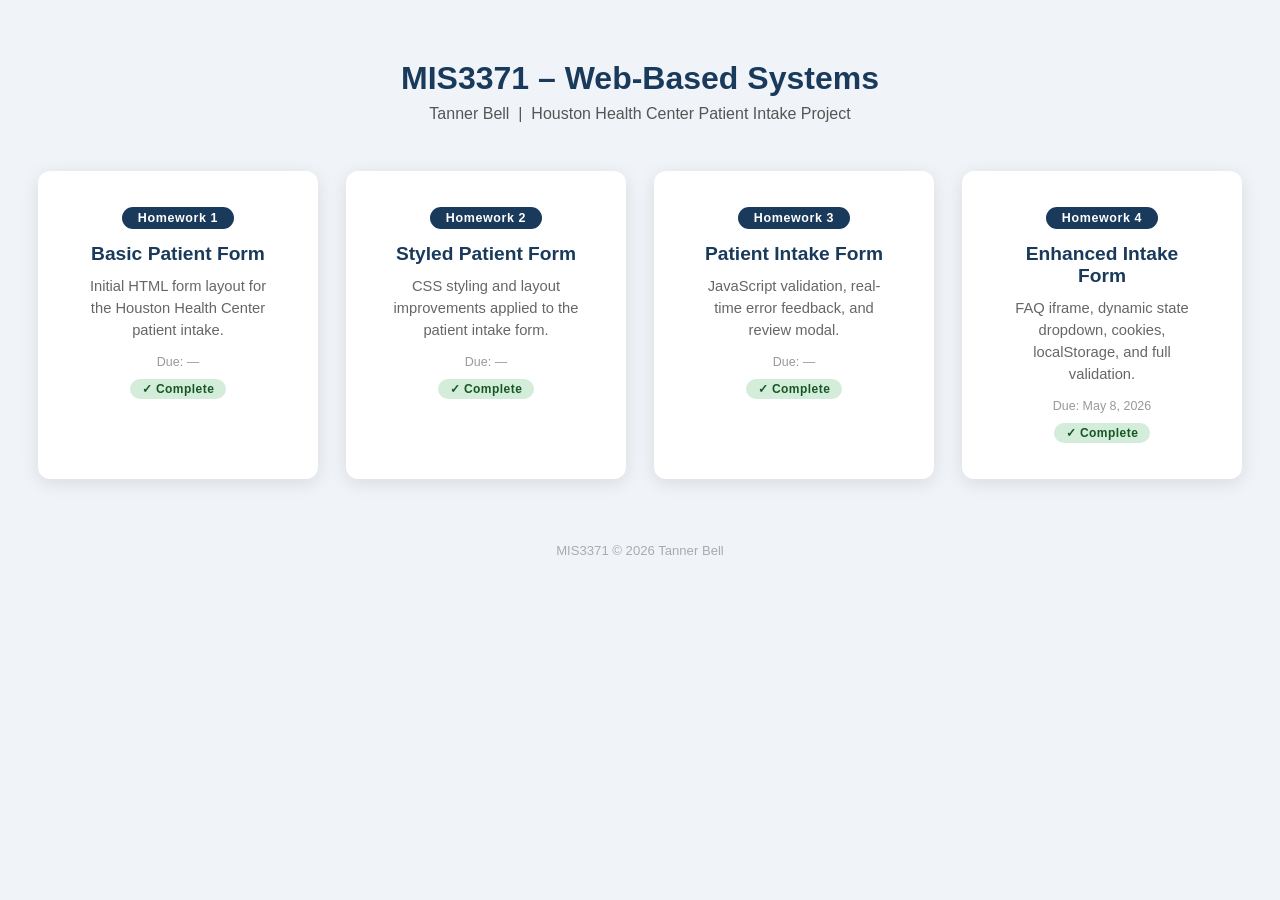
<file: index.html>
<!DOCTYPE html>
<html lang="en">
<head>
    <meta charset="UTF-8">
    <meta name="viewport" content="width=device-width, initial-scale=1.0">
    <title>MIS3371 – Tanner Bell</title>
    <style>
        * { box-sizing: border-box; margin: 0; padding: 0; }
        body {
            font-family: 'Segoe UI', Arial, sans-serif;
            background: #f0f4f8;
            display: flex;
            flex-direction: column;
            align-items: center;
            min-height: 100vh;
            padding: 60px 20px;
        }
        header {
            text-align: center;
            margin-bottom: 48px;
        }
        header h1 {
            font-size: 2rem;
            color: #1a3a5c;
        }
        header p {
            margin-top: 8px;
            color: #555;
            font-size: 1rem;
        }
        .cards {
            display: flex;
            gap: 28px;
            flex-wrap: wrap;
            justify-content: center;
        }
        .card {
            background: #fff;
            border-radius: 12px;
            box-shadow: 0 4px 18px rgba(0,0,0,0.10);
            padding: 36px 40px;
            width: 280px;
            text-align: center;
            transition: transform 0.15s, box-shadow 0.15s;
            text-decoration: none;
            color: inherit;
            display: block;
        }
        .card:hover {
            transform: translateY(-4px);
            box-shadow: 0 8px 28px rgba(0,0,0,0.15);
        }
        .card .badge {
            display: inline-block;
            background: #1a3a5c;
            color: #fff;
            border-radius: 20px;
            padding: 4px 16px;
            font-size: 0.78rem;
            font-weight: 600;
            letter-spacing: 0.05em;
            margin-bottom: 14px;
        }
        .card h2 {
            font-size: 1.2rem;
            color: #1a3a5c;
            margin-bottom: 10px;
        }
        .card p {
            font-size: 0.92rem;
            color: #666;
            line-height: 1.5;
        }
        .card .meta {
            margin-top: 14px;
            font-size: 0.78rem;
            color: #999;
        }
        .status {
            display: inline-block;
            margin-top: 10px;
            padding: 3px 12px;
            border-radius: 20px;
            font-size: 0.75rem;
            font-weight: 700;
            letter-spacing: 0.04em;
        }
        .status.complete { background: #d4edda; color: #155724; }
        footer {
            margin-top: 64px;
            color: #aaa;
            font-size: 0.82rem;
        }
    </style>
</head>
<body>

    <header>
        <h1>MIS3371 – Web-Based Systems</h1>
        <p>Tanner Bell &nbsp;|&nbsp; Houston Health Center Patient Intake Project</p>
    </header>

    <div class="cards">
        <a class="card" href="homework1.html">
            <span class="badge">Homework 1</span>
            <h2>Basic Patient Form</h2>
            <p>Initial HTML form layout for the Houston Health Center patient intake.</p>
            <div class="meta">Due: —</div>
            <span class="status complete">&#10003; Complete</span>
        </a>
        <a class="card" href="homework2.html">
            <span class="badge">Homework 2</span>
            <h2>Styled Patient Form</h2>
            <p>CSS styling and layout improvements applied to the patient intake form.</p>
            <div class="meta">Due: —</div>
            <span class="status complete">&#10003; Complete</span>
        </a>
        <a class="card" href="homework3/homework3.html">
            <span class="badge">Homework 3</span>
            <h2>Patient Intake Form</h2>
            <p>JavaScript validation, real-time error feedback, and review modal.</p>
            <div class="meta">Due: —</div>
            <span class="status complete">&#10003; Complete</span>
        </a>
        <a class="card" href="homework4/index.html">
            <span class="badge">Homework 4</span>
            <h2>Enhanced Intake Form</h2>
            <p>FAQ iframe, dynamic state dropdown, cookies, localStorage, and full validation.</p>
            <div class="meta">Due: May 8, 2026</div>
            <span class="status complete">&#10003; Complete</span>
        </a>
    </div>

    <footer>MIS3371 &copy; 2026 Tanner Bell</footer>

</body>
</html>
</file>
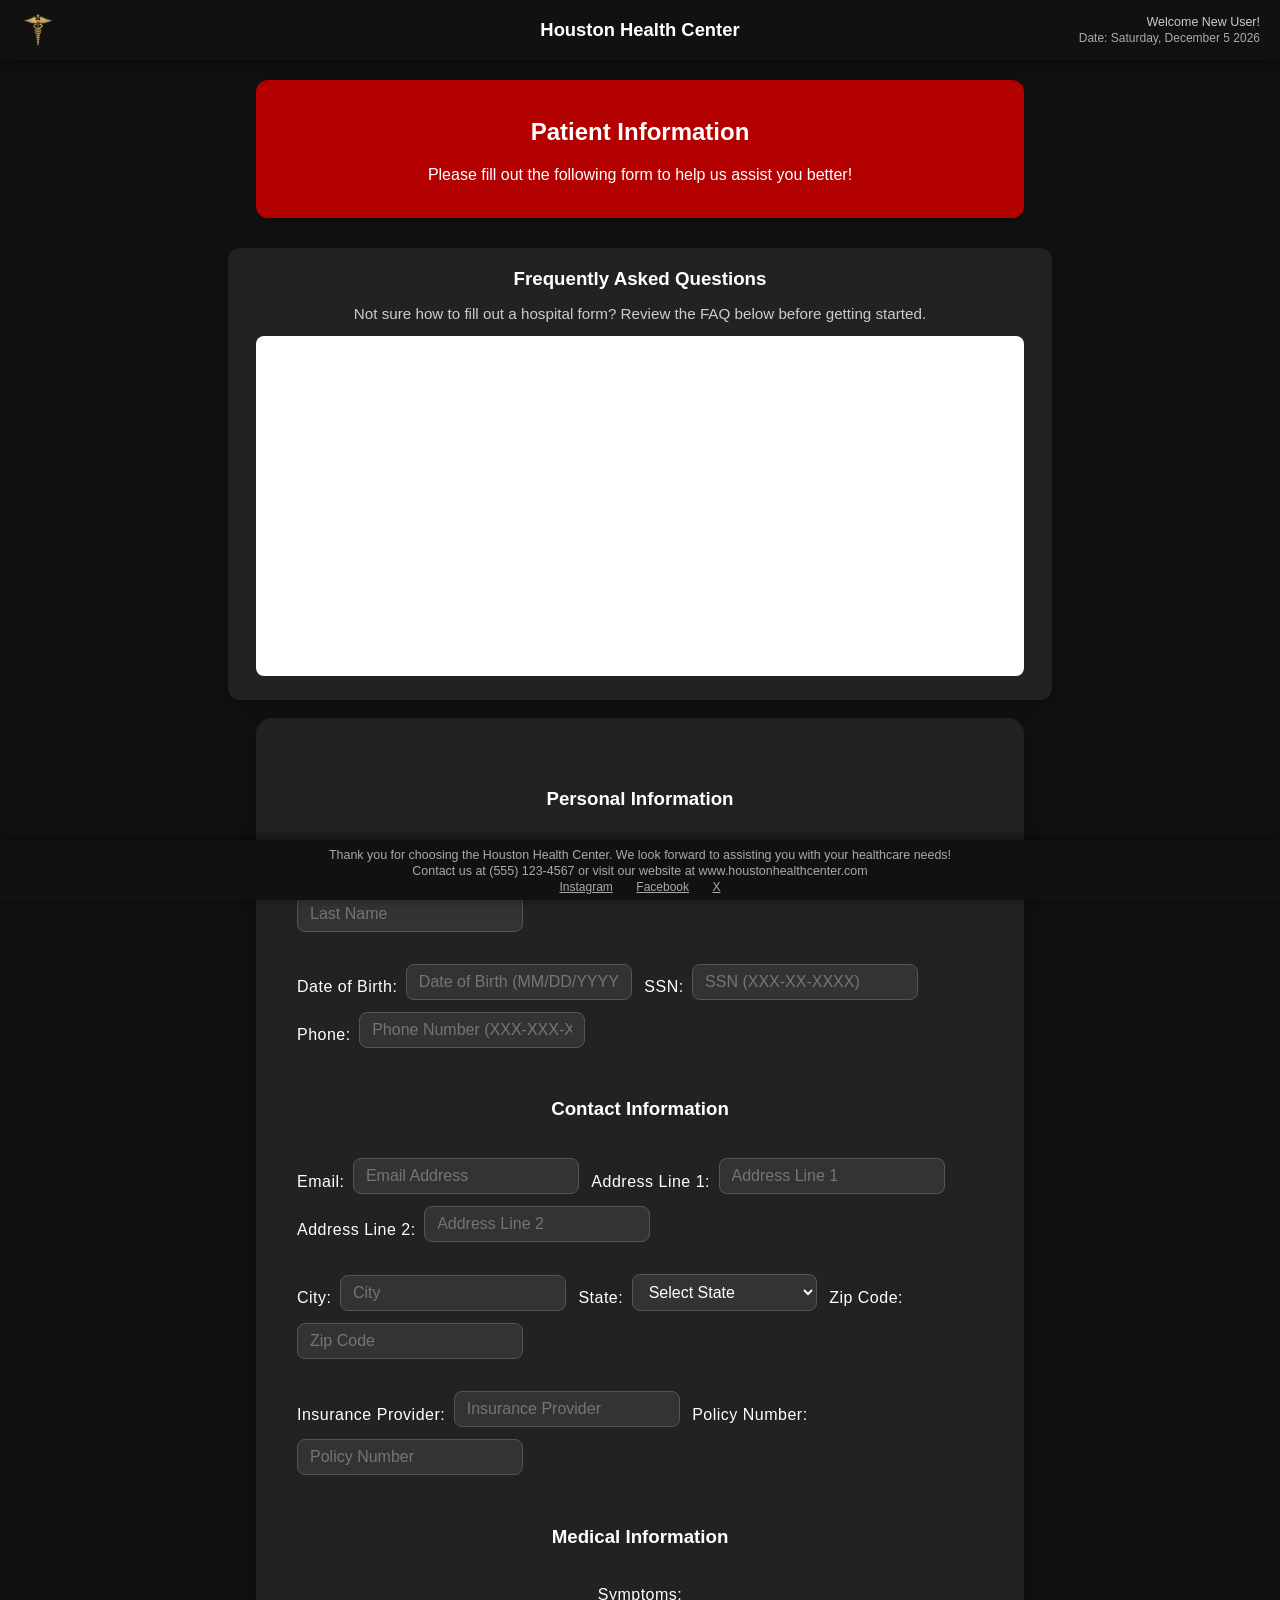
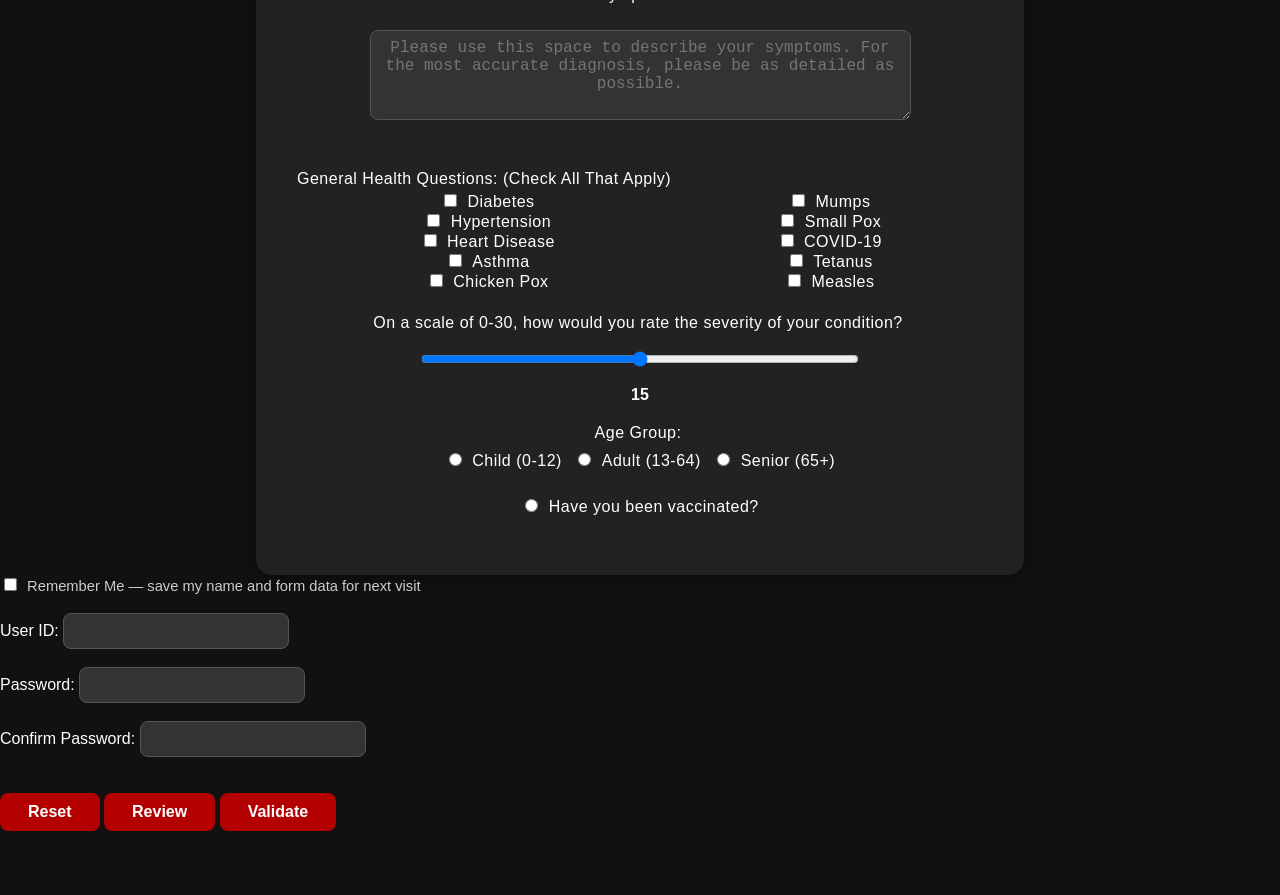
<file: homework4/index.html>
<!-- filepath: /Users/flame/mis3371/homework3/homework3.html -->
<!DOCTYPE html>
<html lang="en">
    <head>
        <title>Homework 4: Validations & Error Handling </title>
        <link rel="stylesheet" href="hospitalform4.css">
    </head>
    <body>
        <!--Page Header-->
        <div id="header">
            <div id="header-left">
                <img id="logo" src="medsymbolnobg2.png" alt="Houston Health Center Logo">
            </div>
            <div id="header-center">
                <h1 id="h1">Houston Health Center</h1>
            </div>
            <div id="header-right">
                <span id="welcome_msg"></span>
                <button type="button" id="not_you_btn" style="display:none;">Not <span id="not_you_name"></span>? Click here to restart.</button>
                <p class="date-line">Date: <span id="current_date"></span></p>
            </div>
        </div>

        <div id="patient_info_header">
            <h2>Patient Information</h2>
            <p> Please fill out the following form to help us assist you better!</p>
        </div>

        <!-- FAQ iframe -->
        <div id="faq_section">
            <h3>Frequently Asked Questions</h3>
            <p>Not sure how to fill out a hospital form? Review the FAQ below before getting started.</p>
            <iframe
                id="faq_frame"
                src="https://www.texasmultispecialty.health/contents/patient-resources/faqs"
                title="Hospital Form FAQ – Texas Multispecialty Health" 
                allowfullscreen>
                <p>Your browser does not support iframes. <a href="https://www.texasmultispecialty.health/contents/patient-resources/faqs" target="_blank">Click here to view the FAQ.</a></p>
            </iframe>
        </div>
        <br>

            <form action="closingpage4.html" novalidate>

                <table class="form-table" id="patient_info">
                    <!-- Section 1: Personal Information -->
                    <tr>
                        <td colspan="2" style="text-align:center;">
                            <h3>Personal Information</h3>
                        </td>
                    </tr>
                    <tr>
                        <td>
                            <label for="first_name">First Name:</label>
                            <input type="text" id="first_name" name="first_name" placeholder="First Name">
                            <span class="error-msg" id="error_first_name"></span>
                            <label for="middle_initial">M.I.:</label>
                            <input type="text" id="middle_initial" name="middle_initial" placeholder="M.I." style="width:40px;">
                            <span class="error-msg" id="error_middle_initial"></span>
                            <label for="last_name">Last Name:</label>
                            <input type="text" id="last_name" name="last_name" placeholder="Last Name">
                            <span class="error-msg" id="error_last_name"></span>
                        </td>
                    </tr>
                    <tr>
                        <td>
                            <label for="dob">Date of Birth:</label>
                            <input type="text" id="dob" name="dob" placeholder="Date of Birth (MM/DD/YYYY)">
                            <span class="error-msg" id="error_dob"></span>
                            <label for="ssn">SSN:</label>
                            <input type="password" id="ssn" name="ssn" placeholder="SSN (XXX-XX-XXXX)" autocomplete="off">
                            <span class="error-msg" id="error_ssn"></span>
                            <label for="phone">Phone:</label>
                            <input type="text" id="phone" name="phone" placeholder="Phone Number (XXX-XXX-XXXX)">
                            <span class="error-msg" id="error_phone"></span>
                        </td>
                    </tr>

                    <!-- Section 2: Contact Information -->
                    <tr>
                        <td colspan="2" style="text-align:center;">
                            <h3>Contact Information</h3>
                        </td>
                    </tr>
                    <tr>
                        <td>
                            <label for="email">Email:</label>
                            <input type="text" id="email" name="email" placeholder="Email Address">
                            <span class="error-msg" id="error_email"></span>
                            <label for="address">Address Line 1:</label>
                            <input type="text" id="address" name="address" placeholder="Address Line 1">
                            <span class="error-msg" id="error_address"></span>
                            <label for="address2">Address Line 2:</label>
                            <input type="text" id="address2" name="address2" placeholder="Address Line 2">
                            <span class="error-msg" id="error_address2"></span>
                        </td>
                    </tr>
                    <tr>
                        <td>
                            <label for="city">City:</label>
                            <input type="text" id="city" name="city" placeholder="City">
                            <span class="error-msg" id="error_city"></span>
                            <label for="state">State:</label>
                            <select id="state" name="state">
                                <option value="" disabled selected>Select State</option>
                            </select>
                            <span class="error-msg" id="error_state"></span>
                            <label for="zip">Zip Code:</label>
                            <input type="text" id="zip" name="zip" placeholder="Zip Code">
                            <span class="error-msg" id="error_zip"></span>
                        </td>
                    </tr>

                    <!-- Section 3: Insurance Information -->
                    <tr>
                        <td>
                            <label for="insurance">Insurance Provider:</label>
                            <input type="text" id="insurance" name="insurance" placeholder="Insurance Provider">
                            <span class="error-msg" id="error_insurance"></span>
                            <label for="policy_number">Policy Number:</label>
                            <input type="text" id="policy_number" name="policy_number" placeholder="Policy Number">
                            <span class="error-msg" id="error_policy_number"></span>
                        </td>
                    </tr>

                    <!-- Section 4: Symptoms -->
                    <tr>
                        <td colspan="2" style="text-align:center;">
                            <h3>Medical Information</h3>
                        </td>
                    </tr>
                    <tr>
                        <td>
                            <label for="description">Symptoms:</label><br>
                            <textarea id="description" name="description" rows="4" cols="50" placeholder="Please use this space to describe your symptoms. For the most accurate diagnosis, please be as detailed as possible."></textarea>
                            <span class="error-msg" id="error_description" style="display:block;"></span>
                            <br>
                        </td>
                    </tr>
                    <tr>
                        <td colspan="2">
                            <label for="general_health">General Health Questions: (Check All That Apply)</label><br>
                            <table style="width:100%; border:none;">
                                <tr>
                                    <td style="vertical-align:top; border:none;">
                                        <input type="checkbox" id="diabetes" name="diabetes" value="diabetes">
                                        <label for="diabetes">Diabetes</label><br>
                                        <input type="checkbox" id="hypertension" name="hypertension" value="hypertension">
                                        <label for="hypertension">Hypertension</label><br>
                                        <input type="checkbox" id="heart_disease" name="heart_disease" value="heart_disease">
                                        <label for="heart_disease">Heart Disease</label><br>
                                        <input type="checkbox" id="asthma" name="asthma" value="asthma">
                                        <label for="asthma">Asthma</label><br>
                                        <input type="checkbox" id="chicken_pox" name="chicken_pox" value="chicken_pox">
                                        <label for="chicken_pox">Chicken Pox</label><br>
                                    </td>
                                    <td style="vertical-align:top; border:none;">
                                        <input type="checkbox" id="mumps" name="mumps" value="mumps">
                                        <label for="mumps">Mumps</label><br>
                                        <input type="checkbox" id="small_pox" name="small_pox" value="small_pox">
                                        <label for="small_pox">Small Pox</label><br>
                                        <input type="checkbox" id="COVID-19" name="COVID-19" value="COVID-19">
                                        <label for="COVID-19">COVID-19</label><br>
                                        <input type="checkbox" id="Tetanus" name="Tetanus" value="Tetanus">
                                        <label for="Tetanus">Tetanus</label><br>
                                        <input type="checkbox" id="measles" name="measles" value="measles">
                                        <label for="measles">Measles</label><br>
                                    </td>
                                </tr>
                            </table>
                        </td>
                    </tr>
                    <!-- Section 5: Slide Bar and Radio Buttons-->

                    <tr>
                        <td style="text-align: center;">
                            <label for="pain_level">On a scale of 0-30, how would you rate the severity of your condition?</label><br>
                            <input type="range" id="pain_level" name="pain_level" min="0" max="30" style="display: block; margin: 10px auto;">
                            <div id="pain_level_value" style="margin-top: 8px; font-weight: bold;">15</div>
                        </td>
                    </tr>
                    <tr>
                        <td>
                            <label for="age_group">Age Group:</label><br>
                            <input type="radio" id="child" name="age_group" value="child">
                            <label for="child">Child (0-12)</label>
                            <input type="radio" id="adult" name="age_group" value="adult">
                            <label for="adult">Adult (13-64)</label>
                            <input type="radio" id="senior" name="age_group" value="senior">
                            <label for="senior">Senior (65+)</label>
                            <span class="error-msg" id="error_age_group" style="display:block;"></span>
                            <br>
                            <input type="radio" id="vaccinated" name="vaccinated" value="yes">
                            <label for="vaccinated">Have you been vaccinated?</label>
                        </td>
                    </tr>
                </table>

                <!--Section 6: UserID and Password Creation-->

                <label>
                    <input type="checkbox" id="remember_me" name="remember_me">
                    Remember Me — save my name and form data for next visit
                </label><br><br>

                <label for="user_id">User ID:</label>
                <input type="text" id="user_id" name="user_id">
                <span class="error-msg" id="error_user_id"></span><br><br>

                <label for="password">Password:</label>
                <input type="password" id="password" name="password" autocomplete="new-password">
                <span class="error-msg" id="error_password"></span><br><br>

                <label for="confirm_password">Confirm Password:</label>
                <input type="password" id="confirm_password" name="confirm_password" autocomplete="new-password">
                <span class="error-msg" id="error_confirm_password"></span><br><br>

                <!--Section 7: Reset Form and Submit Buttons-->

                <input type="reset" value="Reset">
                <input type="button" id="review_button" value="Review">
                <input type="button" id="validate_button" value="Validate">

            </form>

            <!--Section 8: Footer-->

            <div id="footer">
                <p>Thank you for choosing the Houston Health Center. We look forward to assisting you with your healthcare needs!</p>
                <p>Contact us at (555) 123-4567 or visit our website at www.houstonhealthcenter.com</p>
                <a href="https://www.instagram.com/" target="_blank" style="margin: 0 10px;">Instagram</a>
                <a href="https://www.facebook.com/" target="_blank" style="margin: 0 10px;">Facebook</a>
                <a href="https://x.com/" target="_blank" style="margin: 0 10px;">X</a>
            </div>

        <!-- Returning User Confirmation Modal -->
        <div id="returning_modal" style="display:none;">
            <div id="returning_modal_box">
                <p id="returning_modal_msg"></p>
                <button type="button" id="returning_yes">Yes, restore my data</button>
                <button type="button" id="returning_no">No, start fresh</button>
            </div>
        </div>

        <script src="homework4.js"></script>
    </body>
</html>
</file>
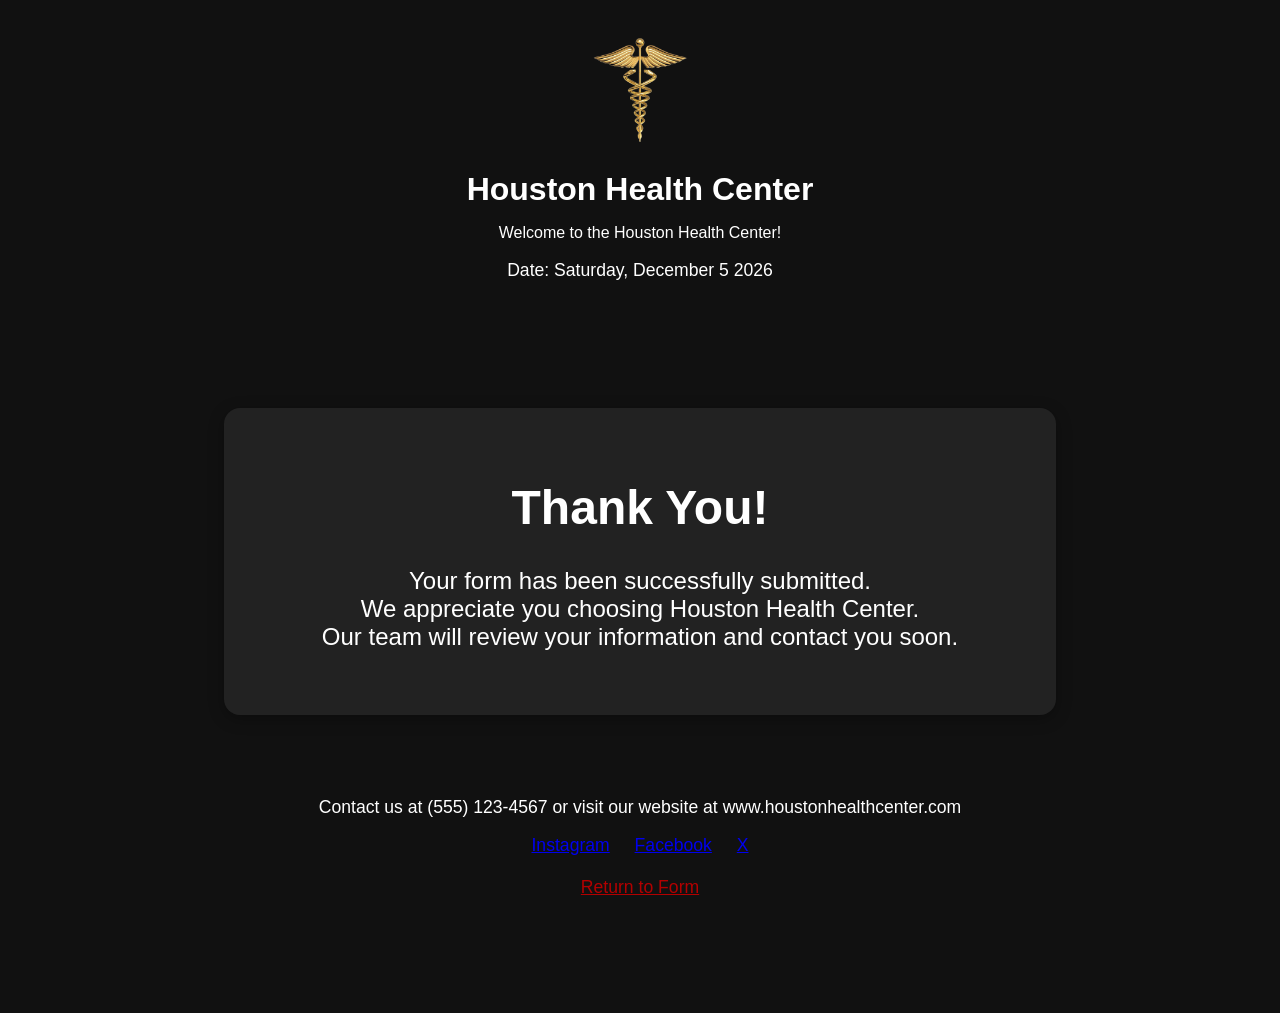
<file: homework3/closingpage3.html>
<!DOCTYPE html>
<html>
<head>
    <title>Thank You - Houston Health Center</title>
    <link rel="stylesheet" href="hosptialform3.css">
    <style>
        .thank-you-container {
            display: flex;
            flex-direction: column;
            align-items: center;
            justify-content: center;
            min-height: 80vh;
        }
        .thank-you-message {
            background: #222;
            color: #fff;
            padding: 40px 32px;
            border-radius: 16px;
            box-shadow: 0 4px 16px rgba(0,0,0,0.3);
            text-align: center;
            font-size: 1.5rem;
            margin-bottom: 24px;
            width: 60%;
            margin-left: auto;
            margin-right: auto;
        }
    </style>
</head>
<body>
    <div id="header">
        <img id="logo" src="medsymbolnobg.png" alt="Houston Health Center Logo">
        <h1 id="h1">Houston Health Center</h1>
        <p>Welcome to the Houston Health Center!</p>
        <p class="date-line">Date: <span id="current_date"></span></p>
        <script>
            const options = { weekday: 'long', year: 'numeric', month: 'long', day: 'numeric' };
            const date = new Date();
            let formatted = date.toLocaleDateString('en-US', options).replace(/, (\d{1,2})/, ' $1');
            document.getElementById('current_date').textContent = formatted;
        </script>
    </div>
    <div class="thank-you-container">
        <div class="thank-you-message">
            <h1>Thank You!</h1>
            <p>Your form has been successfully submitted.<br>
            We appreciate you choosing Houston Health Center.<br>
            Our team will review your information and contact you soon.</p>
        </div>
        <div id="footer">
            <p>Contact us at (555) 123-4567 or visit our website at www.houstonhealthcenter.com</p>
            <a href="https://www.instagram.com/" target="_blank" style="margin: 0 10px;">Instagram</a>
            <a href="https://www.facebook.com/" target="_blank" style="margin: 0 10px;">Facebook</a>
            <a href="https://x.com/" target="_blank" style="margin: 0 10px;">X</a>
            <br><br>
            <a href="homework3.html" style="color:#b30000; text-decoration:underline;">Return to Form </a>
        </div>
    </div>
</body>
</html>
</file>
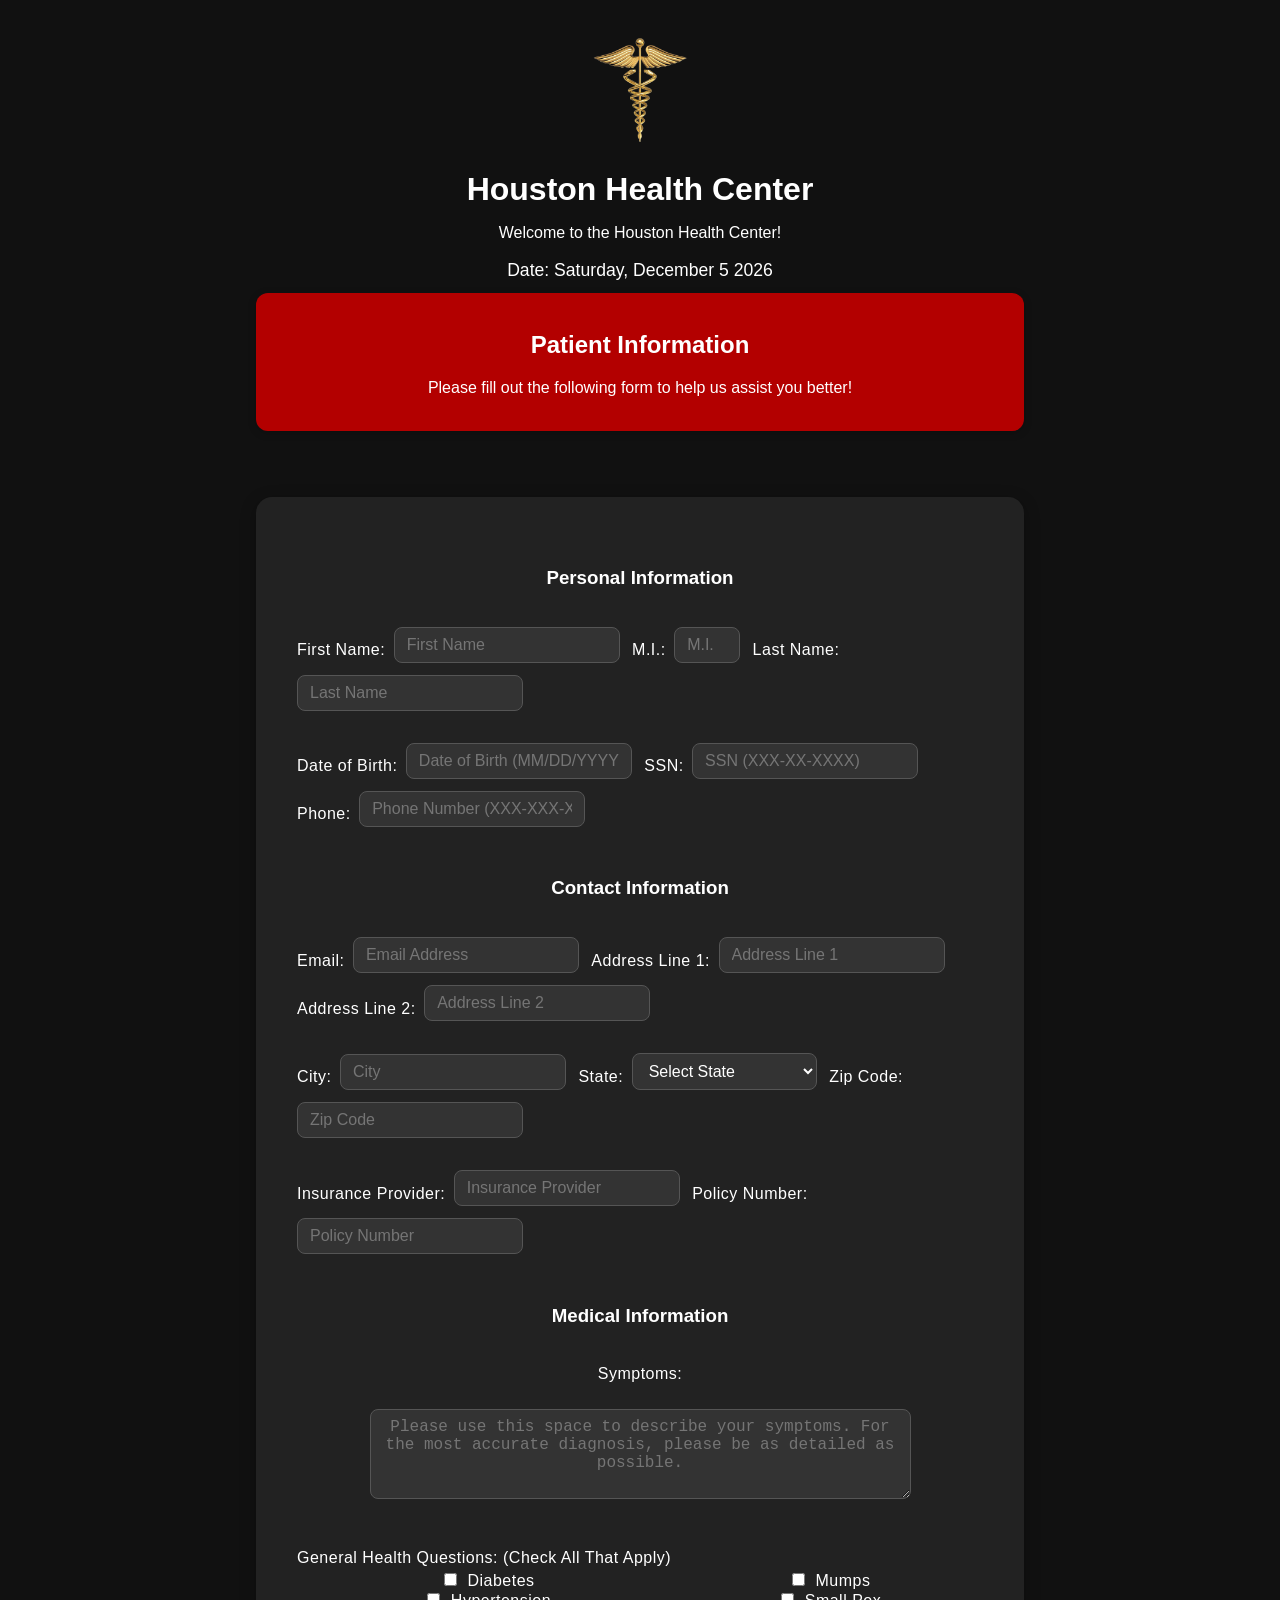
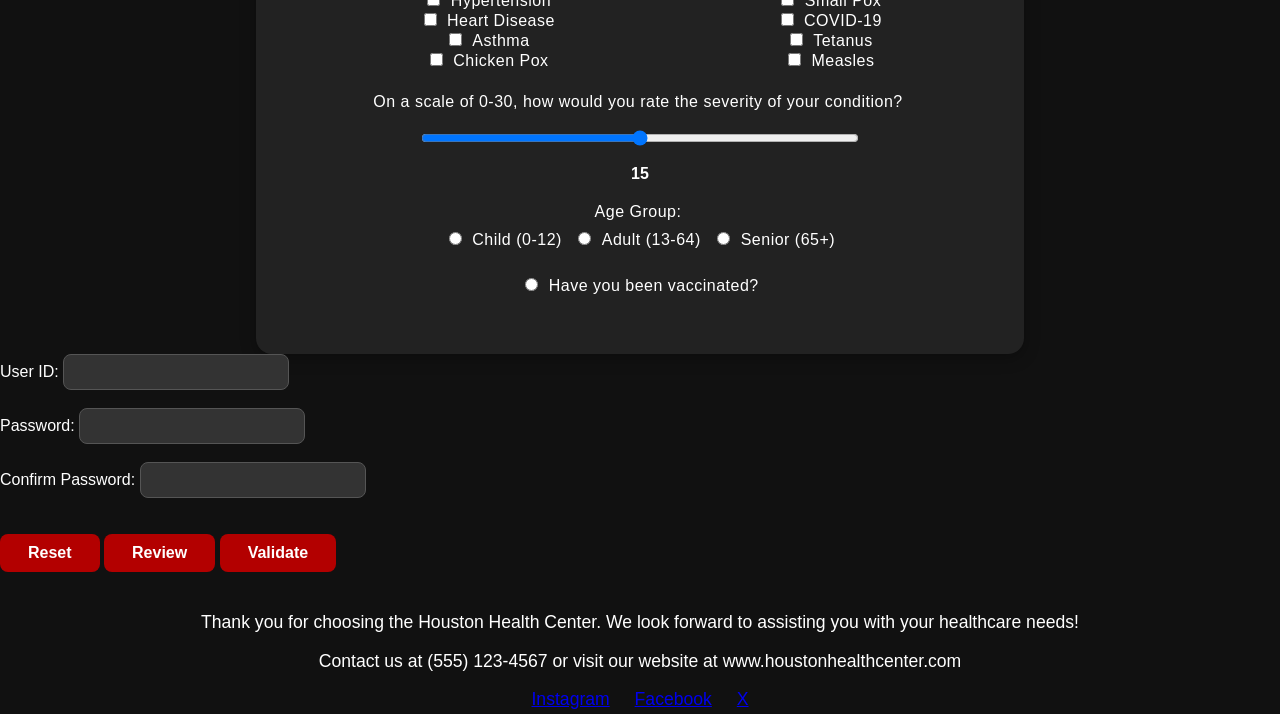
<file: homework3/homework3.html>
<!-- filepath: /Users/flame/mis3371/homework3/homework3.html -->
<!DOCTYPE html>
<html lang="en">
    <head>
        <title>Homework 3: Validations & Error Handling </title>
        <link rel="stylesheet" href="hosptialform3.css">
    </head>
    <body>
        <!--Page Header-->
        <div id="header">
            <img id="logo" src="medsymbolnobg.png" alt="Houston Health Center Logo">
            <h1 id="h1">Houston Health Center</h1>
            <p>Welcome to the Houston Health Center!</p>
            <p class="date-line">Date: <span id="current_date"></span></p>
        </div>

        <div id="patient_info_header">
            <h2>Patient Information</h2>
            <p> Please fill out the following form to help us assist you better!</p>
        </div>
        <br>
        <br>

            <form action="closingpage3.html" novalidate>

                <table class="form-table" id="patient_info">
                    <!-- Section 1: Personal Information -->
                    <tr>
                        <td colspan="2" style="text-align:center;">
                            <h3>Personal Information</h3>
                        </td>
                    </tr>
                    <tr>
                        <td>
                            <label for="first_name">First Name:</label>
                            <input type="text" id="first_name" name="first_name" placeholder="First Name">
                            <span class="error-msg" id="error_first_name"></span>
                            <label for="middle_initial">M.I.:</label>
                            <input type="text" id="middle_initial" name="middle_initial" placeholder="M.I." style="width:40px;">
                            <span class="error-msg" id="error_middle_initial"></span>
                            <label for="last_name">Last Name:</label>
                            <input type="text" id="last_name" name="last_name" placeholder="Last Name">
                            <span class="error-msg" id="error_last_name"></span>
                        </td>
                    </tr>
                    <tr>
                        <td>
                            <label for="dob">Date of Birth:</label>
                            <input type="text" id="dob" name="dob" placeholder="Date of Birth (MM/DD/YYYY)">
                            <span class="error-msg" id="error_dob"></span>
                            <label for="ssn">SSN:</label>
                            <input type="text" id="ssn" name="ssn" placeholder="SSN (XXX-XX-XXXX)">
                            <span class="error-msg" id="error_ssn"></span>
                            <label for="phone">Phone:</label>
                            <input type="text" id="phone" name="phone" placeholder="Phone Number (XXX-XXX-XXXX)">
                            <span class="error-msg" id="error_phone"></span>
                        </td>
                    </tr>

                    <!-- Section 2: Contact Information -->
                    <tr>
                        <td colspan="2" style="text-align:center;">
                            <h3>Contact Information</h3>
                        </td>
                    </tr>
                    <tr>
                        <td>
                            <label for="email">Email:</label>
                            <input type="text" id="email" name="email" placeholder="Email Address">
                            <span class="error-msg" id="error_email"></span>
                            <label for="address">Address Line 1:</label>
                            <input type="text" id="address" name="address" placeholder="Address Line 1">
                            <span class="error-msg" id="error_address"></span>
                            <label for="address2">Address Line 2:</label>
                            <input type="text" id="address2" name="address2" placeholder="Address Line 2">
                            <span class="error-msg" id="error_address2"></span>
                        </td>
                    </tr>
                    <tr>
                        <td>
                            <label for="city">City:</label>
                            <input type="text" id="city" name="city" placeholder="City">
                            <span class="error-msg" id="error_city"></span>
                            <label for="state">State:</label>
                            <select id="state" name="state">
                                <option value="" disabled selected>Select State</option>
                                <option value="CA">California</option>
                                <option value="NY">New York</option>
                                <option value="TX">Texas</option>
                                <option value="FL">Florida</option>
                                <option value="IL">Illinois</option>
                                <option value="PA">Pennsylvania</option>
                                <option value="OH">Ohio</option>
                                <option value="MI">Michigan</option>
                                <option value="GA">Georgia</option>
                                <option value="NC">North Carolina</option>
                                <option value="WA">Washington</option>
                                <option value="NJ">New Jersey</option>
                                <option value="VA">Virginia</option>
                                <option value="MA">Massachusetts</option>
                                <option value="IN">Indiana</option>
                                <option value="AZ">Arizona</option>
                                <option value="TN">Tennessee</option>
                                <option value="MO">Missouri</option>
                                <option value="MD">Maryland</option>
                                <option value="WI">Wisconsin</option>
                                <option value="CO">Colorado</option>
                                <option value="MN">Minnesota</option>
                                <option value="SC">South Carolina</option>
                                <option value="AL">Alabama</option>
                                <option value="LA">Louisiana</option>
                                <option value="KY">Kentucky</option>
                                <option value="OR">Oregon</option>
                                <option value="OK">Oklahoma</option>
                                <option value="CT">Connecticut</option>
                                <option value="IA">Iowa</option>
                                <option value="MS">Mississippi</option>
                                <option value="AR">Arkansas</option>
                                <option value="KS">Kansas</option>
                                <option value="UT">Utah</option>
                                <option value="NV">Nevada</option>
                                <option value="NM">New Mexico</option>
                                <option value="NE">Nebraska</option>
                                <option value="WV">West Virginia</option>
                                <option value="ID">Idaho</option>
                                <option value="HI">Hawaii</option>
                                <option value="ME">Maine</option>
                                <option value="NH">New Hampshire</option>
                                <option value="RI">Rhode Island</option>
                                <option value="MT">Montana</option>
                                <option value="DE">Delaware</option>
                                <option value="SD">South Dakota</option>
                                <option value="ND">North Dakota</option>
                                <option value="AK">Alaska</option>
                                <option value="VT">Vermont</option>
                                <option value="WY">Wyoming</option>
                                <option value="DC">District of Columbia</option>
                                <option value="PR">Puerto Rico</option>
                            </select>
                            <span class="error-msg" id="error_state"></span>
                            <label for="zip">Zip Code:</label>
                            <input type="text" id="zip" name="zip" placeholder="Zip Code">
                            <span class="error-msg" id="error_zip"></span>
                        </td>
                    </tr>

                    <!-- Section 3: Insurance Information -->
                    <tr>
                        <td>
                            <label for="insurance">Insurance Provider:</label>
                            <input type="text" id="insurance" name="insurance" placeholder="Insurance Provider">
                            <span class="error-msg" id="error_insurance"></span>
                            <label for="policy_number">Policy Number:</label>
                            <input type="text" id="policy_number" name="policy_number" placeholder="Policy Number">
                            <span class="error-msg" id="error_policy_number"></span>
                        </td>
                    </tr>

                    <!-- Section 4: Symptoms -->
                    <tr>
                        <td colspan="2" style="text-align:center;">
                            <h3>Medical Information</h3>
                        </td>
                    </tr>
                    <tr>
                        <td>
                            <label for="description">Symptoms:</label><br>
                            <textarea id="description" name="description" rows="4" cols="50" placeholder="Please use this space to describe your symptoms. For the most accurate diagnosis, please be as detailed as possible."></textarea>
                            <span class="error-msg" id="error_description" style="display:block;"></span>
                            <br>
                        </td>
                    </tr>
                    <tr>
                        <td colspan="2">
                            <label for="general_health">General Health Questions: (Check All That Apply)</label><br>
                            <table style="width:100%; border:none;">
                                <tr>
                                    <td style="vertical-align:top; border:none;">
                                        <input type="checkbox" id="diabetes" name="diabetes" value="diabetes">
                                        <label for="diabetes">Diabetes</label><br>
                                        <input type="checkbox" id="hypertension" name="hypertension" value="hypertension">
                                        <label for="hypertension">Hypertension</label><br>
                                        <input type="checkbox" id="heart_disease" name="heart_disease" value="heart_disease">
                                        <label for="heart_disease">Heart Disease</label><br>
                                        <input type="checkbox" id="asthma" name="asthma" value="asthma">
                                        <label for="asthma">Asthma</label><br>
                                        <input type="checkbox" id="chicken_pox" name="chicken_pox" value="chicken_pox">
                                        <label for="chicken_pox">Chicken Pox</label><br>
                                    </td>
                                    <td style="vertical-align:top; border:none;">
                                        <input type="checkbox" id="mumps" name="mumps" value="mumps">
                                        <label for="mumps">Mumps</label><br>
                                        <input type="checkbox" id="small_pox" name="small_pox" value="small_pox">
                                        <label for="small_pox">Small Pox</label><br>
                                        <input type="checkbox" id="COVID-19" name="COVID-19" value="COVID-19">
                                        <label for="COVID-19">COVID-19</label><br>
                                        <input type="checkbox" id="Tetanus" name="Tetanus" value="Tetanus">
                                        <label for="Tetanus">Tetanus</label><br>
                                        <input type="checkbox" id="measles" name="measles" value="measles">
                                        <label for="measles">Measles</label><br>
                                    </td>
                                </tr>
                            </table>
                        </td>
                    </tr>
                    <!-- Section 5: Slide Bar and Radio Buttons-->

                    <tr>
                        <td style="text-align: center;">
                            <label for="pain_level">On a scale of 0-30, how would you rate the severity of your condition?</label><br>
                            <input type="range" id="pain_level" name="pain_level" min="0" max="30" style="display: block; margin: 10px auto;">
                            <div id="pain_level_value" style="margin-top: 8px; font-weight: bold;">15</div>
                        </td>
                    </tr>
                    <tr>
                        <td>
                            <label for="age_group">Age Group:</label><br>
                            <input type="radio" id="child" name="age_group" value="child">
                            <label for="child">Child (0-12)</label>
                            <input type="radio" id="adult" name="age_group" value="adult">
                            <label for="adult">Adult (13-64)</label>
                            <input type="radio" id="senior" name="age_group" value="senior">
                            <label for="senior">Senior (65+)</label>
                            <span class="error-msg" id="error_age_group" style="display:block;"></span>
                            <br>
                            <input type="radio" id="vaccinated" name="vaccinated" value="yes">
                            <label for="vaccinated">Have you been vaccinated?</label>
                        </td>
                    </tr>
                </table>

                <!--Section 6: UserID and Password Creation-->

                <label for="user_id">User ID:</label>
                <input type="text" id="user_id" name="user_id">
                <span class="error-msg" id="error_user_id"></span><br><br>

                <label for="password">Password:</label>
                <input type="password" id="password" name="password" autocomplete="new-password">
                <span class="error-msg" id="error_password"></span><br><br>

                <label for="confirm_password">Confirm Password:</label>
                <input type="password" id="confirm_password" name="confirm_password" autocomplete="new-password">
                <span class="error-msg" id="error_confirm_password"></span><br><br>

                <!--Section 7: Reset Form and Submit Buttons-->

                <input type="reset" value="Reset">
                <input type="button" id="review_button" value="Review">
                <input type="button" id="validate_button" value="Validate">

            </form>

            <!--Section 8: Footer-->

            <div id="footer">
                <p>Thank you for choosing the Houston Health Center. We look forward to assisting you with your healthcare needs!</p>
                <p>Contact us at (555) 123-4567 or visit our website at www.houstonhealthcenter.com</p>
                <a href="https://www.instagram.com/" target="_blank" style="margin: 0 10px;">Instagram</a>
                <a href="https://www.facebook.com/" target="_blank" style="margin: 0 10px;">Facebook</a>
                <a href="https://x.com/" target="_blank" style="margin: 0 10px;">X</a>
            </div>

        <script src="homework3.js"></script>
    </body>
</html>
</file>
<file: homework4/hospitalform4.css>
/* ── Body ────────────────────────────────────────────────────────────────── */
body {
    background: #111;
    color: #fff;
    font-family: 'Segoe UI', Arial, sans-serif;
    margin: 0;
    min-height: 100vh;
    padding-top: 80px;
    padding-bottom: 60px;
}

/* ── Fixed Header ────────────────────────────────────────────────────────── */
#header {
    position: fixed;
    top: 0;
    left: 0;
    width: 100%;
    background: #111;
    z-index: 1000;
    height: 60px;
    display: flex;
    align-items: center;
    box-shadow: 0 2px 12px rgba(0,0,0,0.5);
}

/* Three equal columns: left / center / right */
#header-left {
    flex: 1;
    display: flex;
    align-items: center;
    padding-left: 20px;
}

#header-center {
    flex: 1;
    display: flex;
    justify-content: center;
    align-items: center;
}

#header-right {
    flex: 1;
    display: flex;
    flex-direction: column;
    align-items: flex-end;
    justify-content: center;
    padding-right: 20px;
    gap: 2px;
    min-width: 0;
}

#logo {
    width: 36px;
    height: auto;
    display: block;
}

#h1 {
    color: #fff;
    font-size: 1.15rem;
    margin: 0;
    white-space: nowrap;
}

#welcome_msg {
    color: #ccc;
    font-size: 0.78rem;
    white-space: nowrap;
    overflow: hidden;
    text-overflow: ellipsis;
    max-width: 100%;
}

.date-line {
    color: #aaa;
    font-size: 0.75rem;
    margin: 0;
    white-space: nowrap;
}

#not_you_btn {
    background: transparent;
    color: #ff9999;
    border: 1px solid #ff9999;
    border-radius: 20px;
    padding: 1px 8px;
    font-size: 0.68rem;
    cursor: pointer;
    transition: background 0.2s, color 0.2s;
    white-space: nowrap;
}

#not_you_btn:hover {
    background: #ff9999;
    color: #111;
}

/* ── Patient Info Header ──────────────────────────────────────────────────── */
#patient_info_header {
    background: #b30000;
    color: #fff;
    padding: 18px 0;
    border-radius: 12px;
    margin: 0 auto 30px auto;
    width: 60%;
    box-shadow: 0 2px 8px rgba(0,0,0,0.2);
    text-align: center;
}

/* ── FAQ iframe section ───────────────────────────────────────────────────── */
#faq_section {
    width: 60%;
    margin: 20px auto 0 auto;
    background: #222;
    border-radius: 12px;
    padding: 20px 28px;
    box-shadow: 0 4px 16px rgba(0,0,0,0.3);
    text-align: center;
}

#faq_section h3 {
    color: #fff;
    margin-top: 0;
    margin-bottom: 6px;
}

#faq_section p {
    color: #ccc;
    font-size: 0.95rem;
    margin-bottom: 14px;
}

#faq_frame {
    width: 100%;
    height: 340px;
    border: none;
    border-radius: 8px;
    background: #fff;
}

/* ── Form Table ───────────────────────────────────────────────────────────── */
.form-table {
    background: #222;
    color: #fff;
    margin: 0 auto;
    border-radius: 16px;
    box-shadow: 0 4px 16px rgba(0,0,0,0.3);
    padding: 32px 40px;
    width: 60%;
    border-collapse: separate;
    border-spacing: 0 18px;
}

.form-table h3 { color: #fff; margin-bottom: 18px; }

.form-table label {
    margin-right: 4px;
    margin-bottom: 8px;
    font-weight: 500;
    letter-spacing: 0.5px;
}

.form-table input[type="text"],
.form-table input[type="password"],
.form-table input[type="range"],
.form-table select,
.form-table textarea {
    background: #333;
    color: #fff;
    border: 1px solid #555;
    border-radius: 8px;
    padding: 8px 12px;
    margin-bottom: 12px;
    margin-right: 8px;
    font-size: 1rem;
    outline: none;
    transition: border-color 0.2s;
    vertical-align: middle;
}

.form-table input[type="text"]:focus,
.form-table input[type="password"]:focus,
.form-table select:focus,
.form-table textarea:focus { border-color: #b30000; }

.form-table input[type="range"] {
    width: 60%;
    margin: 0 auto 18px auto;
    display: block;
}

.form-table input[type="checkbox"],
.form-table input[type="radio"] { accent-color: #b30000; margin-right: 6px; }

#description,
.form-table label[for="description"] {
    display: block;
    margin-left: auto;
    margin-right: auto;
    text-align: center;
}

.form-table input[type="radio"] { margin-left: 8px; margin-right: 6px; }

.form-table label[for="age_group"],
.form-table input[type="radio"],
.form-table label[for="child"],
.form-table label[for="adult"],
.form-table label[for="senior"],
.form-table label[for="vaccinated"] { display: inline-block; text-align: center; }

.form-table tr:last-of-type td { text-align: center; }

/* ── Inputs outside the table ────────────────────────────────────────────── */
input[type="text"],
input[type="password"] {
    background: #333;
    color: #fff;
    border: 1px solid #555;
    border-radius: 8px;
    padding: 8px 12px;
    font-size: 1rem;
    outline: none;
    transition: border-color 0.2s;
}

input[type="text"]:focus,
input[type="password"]:focus { border-color: #b30000; }

/* ── Buttons ─────────────────────────────────────────────────────────────── */
input[type="reset"],
input[type="submit"],
input[type="button"],
#review_button {
    background: #b30000;
    color: #fff;
    border: none;
    border-radius: 8px;
    padding: 10px 28px;
    font-size: 1rem;
    font-weight: 600;
    margin: 18px auto 0 auto;
    cursor: pointer;
    transition: background 0.2s;
}

input[type="reset"]:hover,
input[type="submit"]:hover,
input[type="button"]:hover,
#review_button:hover { background: #ff3333; }

/* ── Remember Me ─────────────────────────────────────────────────────────── */
#remember_me { accent-color: #ff4444; margin-right: 6px; cursor: pointer; }

label:has(#remember_me) { color: #ccc; font-size: 0.92rem; cursor: pointer; }

/* ── Fixed Footer ────────────────────────────────────────────────────────── */
#footer {
    text-align: center;
    color: #aaa;
    font-size: 0.78rem;
    position: fixed;
    bottom: 0;
    left: 0;
    width: 100%;
    background: #111;
    padding: 6px 0;
    box-shadow: 0 -2px 12px rgba(0,0,0,0.5);
    z-index: 1000;
}

#footer p { margin: 2px 0; }
#footer a { color: #aaa; font-size: 0.75rem; }

/* ── Returning User Confirmation Modal ───────────────────────────────────── */
#returning_modal {
    position: fixed;
    inset: 0;
    background: rgba(0,0,0,0.7);
    z-index: 2000;
    display: flex;
    align-items: center;
    justify-content: center;
}

#returning_modal_box {
    background: #222;
    border: 1px solid #555;
    border-radius: 12px;
    padding: 36px 44px;
    text-align: center;
    box-shadow: 0 8px 32px rgba(0,0,0,0.5);
    max-width: 420px;
    width: 90%;
}

#returning_modal_box p { color: #fff; font-size: 1.1rem; margin-bottom: 24px; }

#returning_yes, #returning_no {
    border: none;
    border-radius: 8px;
    padding: 10px 24px;
    font-size: 0.95rem;
    cursor: pointer;
    margin: 0 8px;
    transition: background 0.2s;
}

#returning_yes       { background: #b30000; color: #fff; }
#returning_yes:hover { background: #e60000; }
#returning_no        { background: #444;    color: #fff; }
#returning_no:hover  { background: #666; }

/* ── Validation error styles ─────────────────────────────────────────────── */
input.field-error,
select.field-error,
textarea.field-error {
    border-color: #ff4444 !important;
    background: #3a1a1a !important;
    box-shadow: 0 0 0 2px rgba(255, 68, 68, 0.35);
}

.error-msg {
    display: none;
    color: #ff6666;
    font-size: 0.78rem;
    font-weight: 500;
    margin-left: 4px;
    vertical-align: middle;
}

/* ── Responsive ──────────────────────────────────────────────────────────── */
@media (max-width: 900px) {
    .form-table, #patient_info_header, #faq_section { width: 95%; padding: 16px; }
    #h1 { font-size: 0.95rem; }
}
</file>
<file: homework3/hosptialform3.css>
body {
    background: #111;
    color: #fff;
    font-family: 'Segoe UI', Arial, sans-serif;
    margin: 0;
    min-height: 100vh;
}

#header {
    text-align: center;
    margin-top: 30px;
    position: relative;
}

#logo {
    display: block;
    width: 120px;
    height: auto;
    margin: 0 auto 12px auto;
}

#h1 {
    color: #fff;
    font-size: 2rem;
    margin-bottom: 10px;
}

#patient_info_header {
    background: #b30000;
    color: #fff;
    padding: 18px 0;
    border-radius: 12px;
    margin: 0 auto 30px auto;
    width: 60%;
    box-shadow: 0 2px 8px rgba(0,0,0,0.2);
    text-align: center;
}

.form-table {
    background: #222;
    color: #fff;
    margin: 0 auto;
    border-radius: 16px;
    box-shadow: 0 4px 16px rgba(0,0,0,0.3);
    padding: 32px 40px;
    width: 60%;
    border-collapse: separate;
    border-spacing: 0 18px;
}

.form-table h3 {
    color: #fff;
    margin-bottom: 18px;
}

/* Reduce spacing between labels and input boxes for inline fields */
.form-table label {
    margin-right: 4px;
    margin-bottom: 8px;
    font-weight: 500;
    letter-spacing: 0.5px;
}

.form-table input[type="text"],
.form-table input[type="password"],
.form-table input[type="range"],
.form-table select,
.form-table textarea {
    background: #333;
    color: #fff;
    border: 1px solid #555;
    border-radius: 8px;
    padding: 8px 12px;
    margin-bottom: 12px;
    margin-right: 8px;
    font-size: 1rem;
    outline: none;
    transition: border-color 0.2s;
    vertical-align: middle;
}

.form-table input[type="text"]:focus,
.form-table input[type="password"]:focus,
.form-table select:focus,
.form-table textarea:focus {
    border-color: #b30000;
}

.form-table input[type="range"] {
    width: 60%;
    margin: 0 auto 18px auto;
    display: block;
}

.form-table input[type="checkbox"],
.form-table input[type="radio"] {
    accent-color: #b30000;
    margin-right: 6px;
}

/* Center Symptoms section */
#description,
.form-table label[for="description"] {
    display: block;
    margin-left: auto;
    margin-right: auto;
    text-align: center;
}

/* Center radio buttons */
.form-table input[type="radio"] {
    margin-left: 8px;
    margin-right: 6px;
}
.form-table label[for="age_group"],
.form-table input[type="radio"],
.form-table label[for="child"],
.form-table label[for="adult"],
.form-table label[for="senior"],
.form-table label[for="vaccinated"] {
    display: inline-block;
    text-align: center;
}
.form-table tr:last-of-type td {
    text-align: center;
}

/* UserID and Password section styling */
input[type="text"],
input[type="password"] {
    background: #333;
    color: #fff;
    border: 1px solid #555;
    border-radius: 8px;
    padding: 8px 12px;
    font-size: 1rem;
    outline: none;
    transition: border-color 0.2s;
}
input[type="text"]:focus,
input[type="password"]:focus {
    border-color: #b30000;
}

/* Center Reset and Submit buttons */
.form-table + input[type="reset"],
.form-table + input[type="submit"] {
    display: block;
    margin: 18px auto 0 auto;
}
input[type="reset"],
input[type="submit"], input[type="button"], #review_button {
    background: #b30000;
    color: #fff;
    border: none;
    border-radius: 8px;
    padding: 10px 28px;
    font-size: 1rem;
    font-weight: 600;
    margin: 18px auto 0 auto;
    cursor: pointer;
    transition: background 0.2s;
}
input[type="reset"]:hover,
input[type="submit"]:hover,
input[type="button"]:hover, #review_button:hover {
    background: #ff3333;
}


#footer {
    text-align: center;
    color: #fff;
    margin-top: 40px;
    font-size: 1.1rem;
}

.date-line {
    color: #fff;
    font-size: 1.1rem;
    margin-bottom: 12px;
}

@media (max-width: 900px) {
    .form-table, #patient_info_header {
        width: 95%;
        padding: 16px;
    }
}

/* ── Validation error styles ─────────────────────────────────────────────── */
input.field-error,
select.field-error,
textarea.field-error {
    border-color: #ff4444 !important;
    background: #3a1a1a !important;
    box-shadow: 0 0 0 2px rgba(255, 68, 68, 0.35);
}

.error-msg {
    display: none;
    color: #ff6666;
    font-size: 0.78rem;
    font-weight: 500;
    margin-left: 4px;
    vertical-align: middle;
}
</file>
